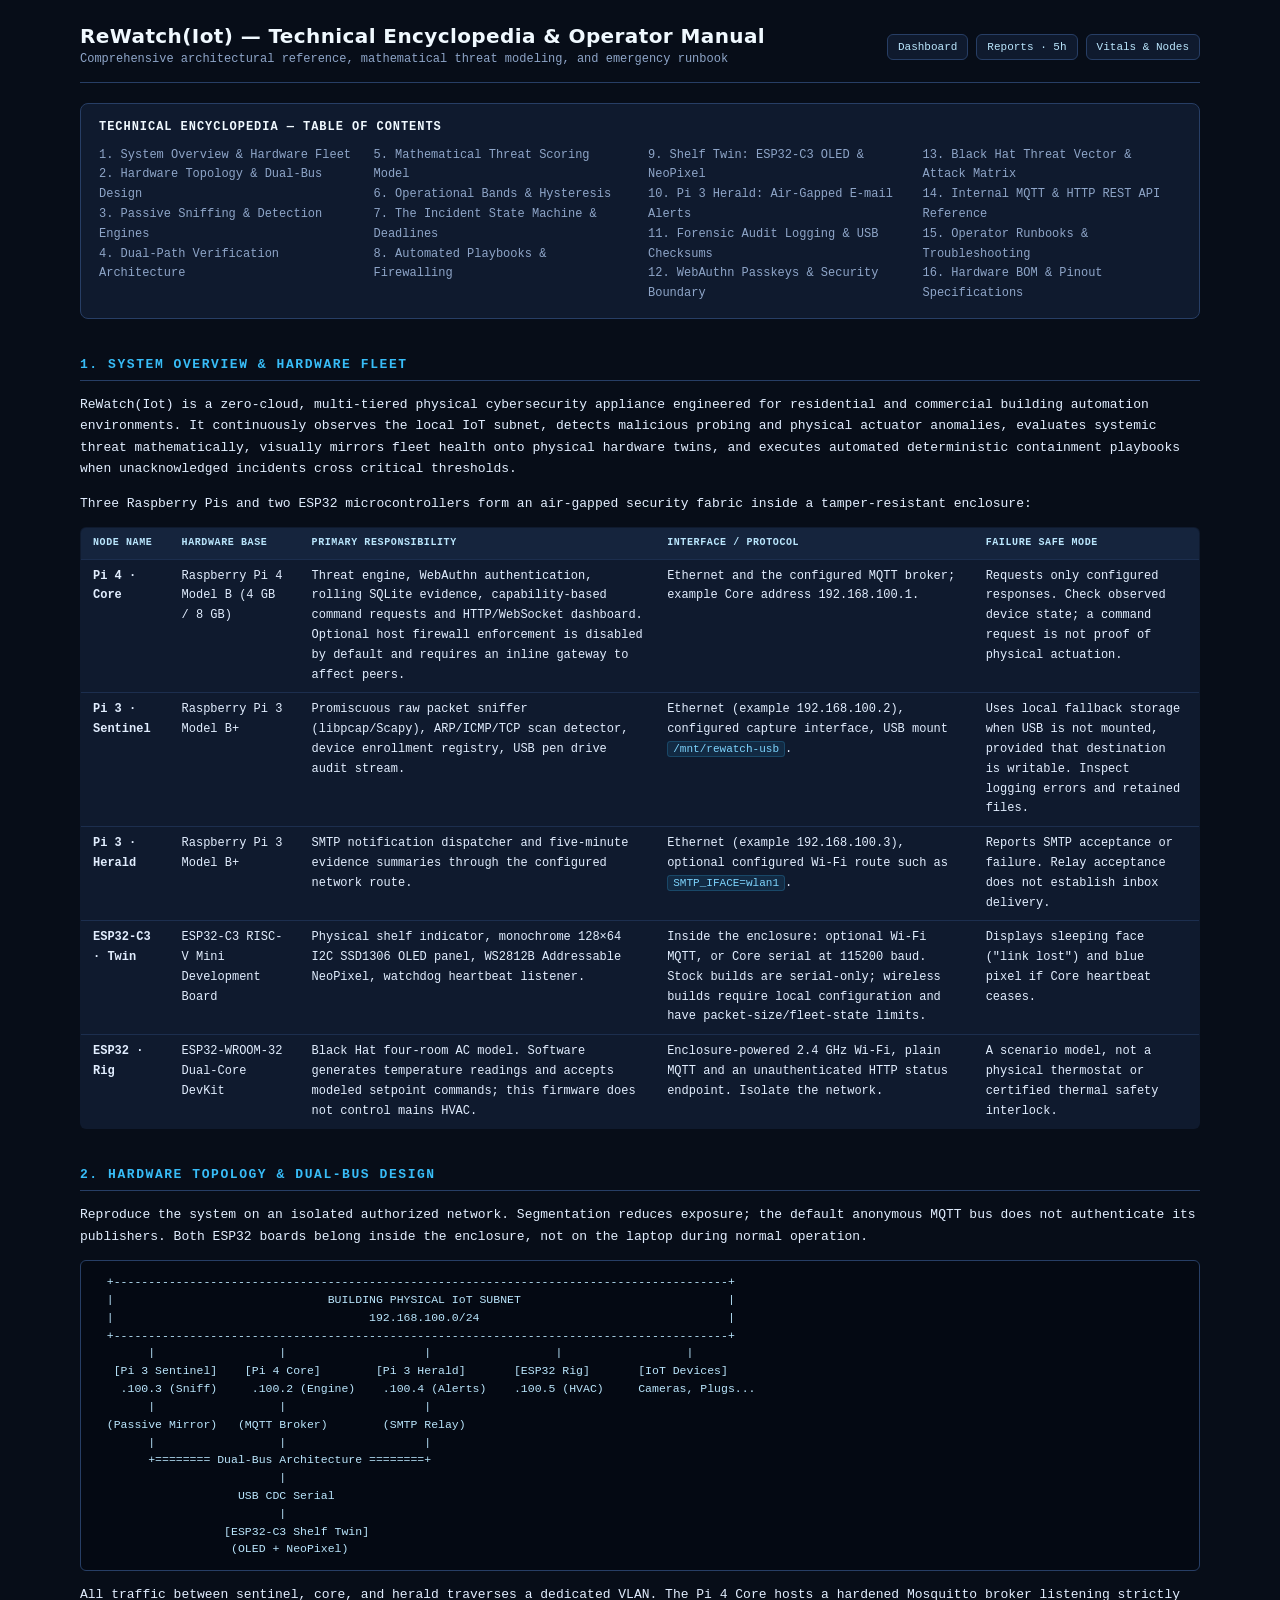
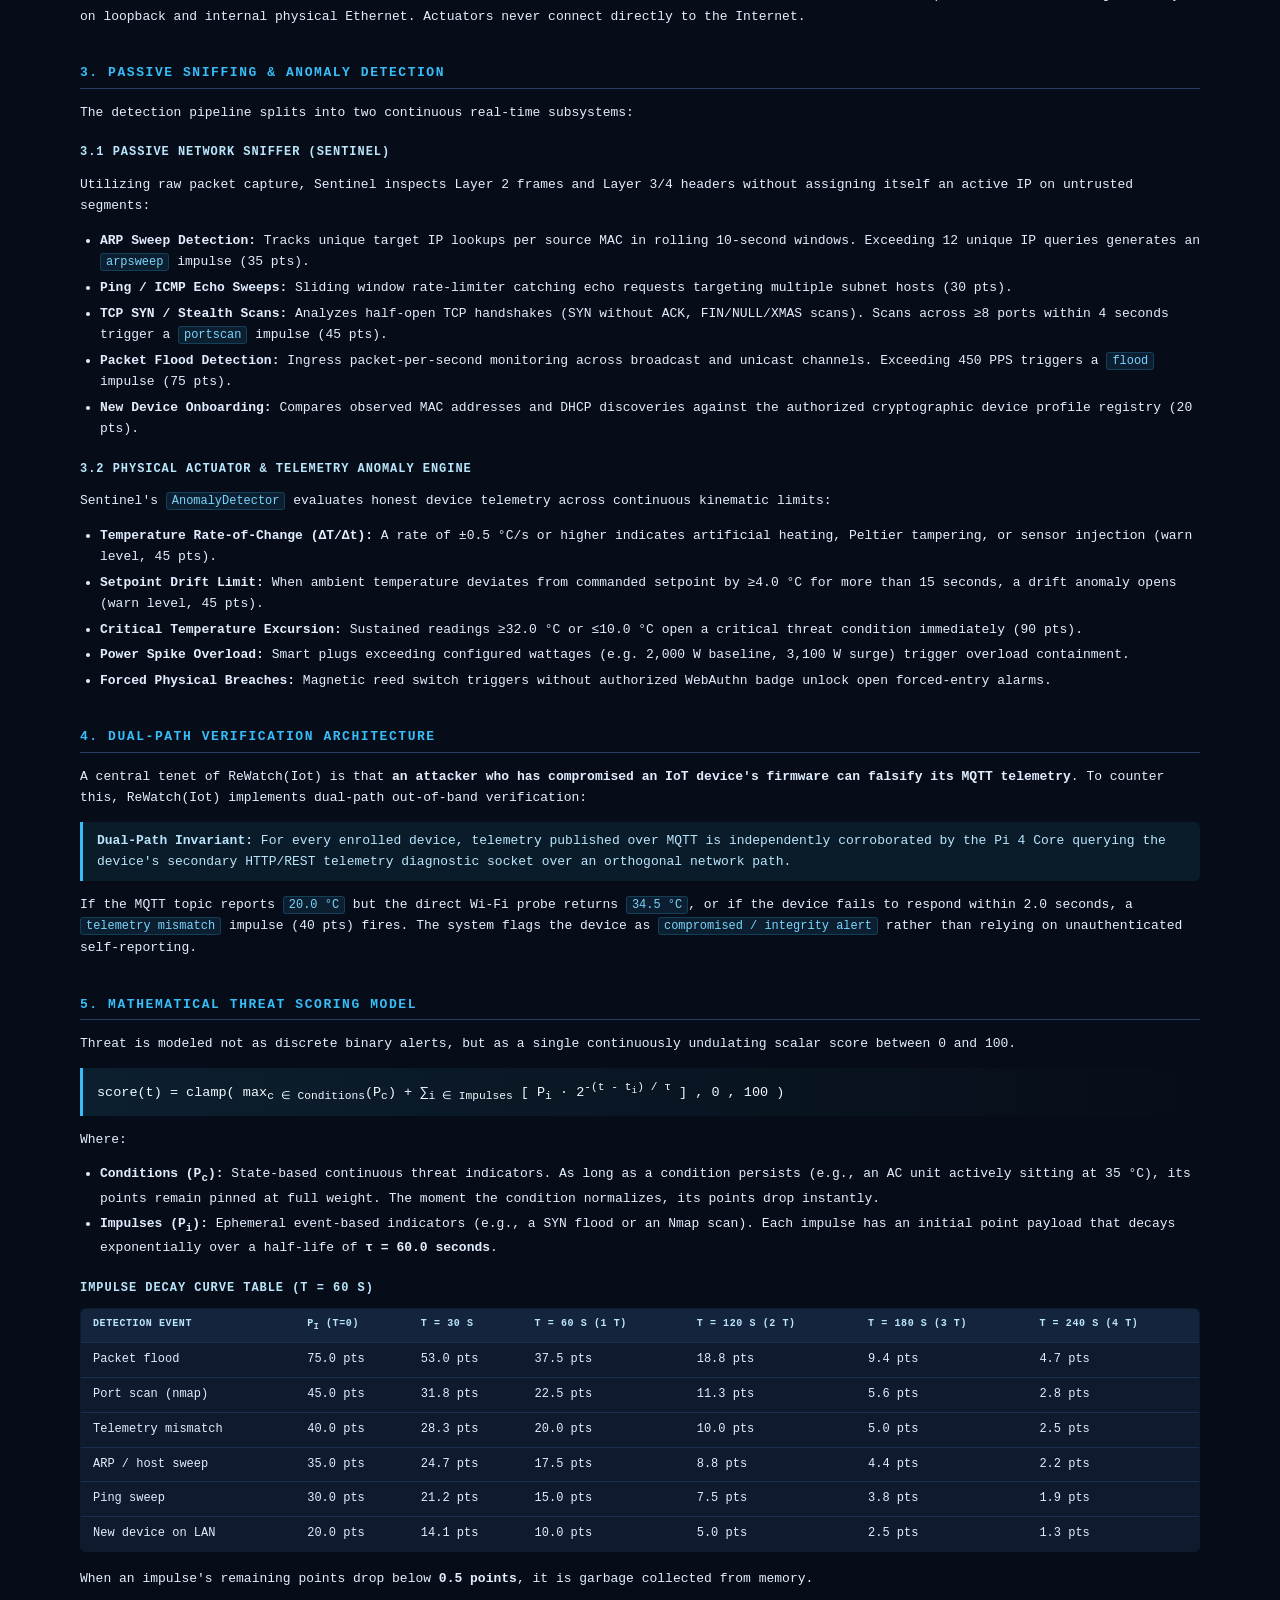
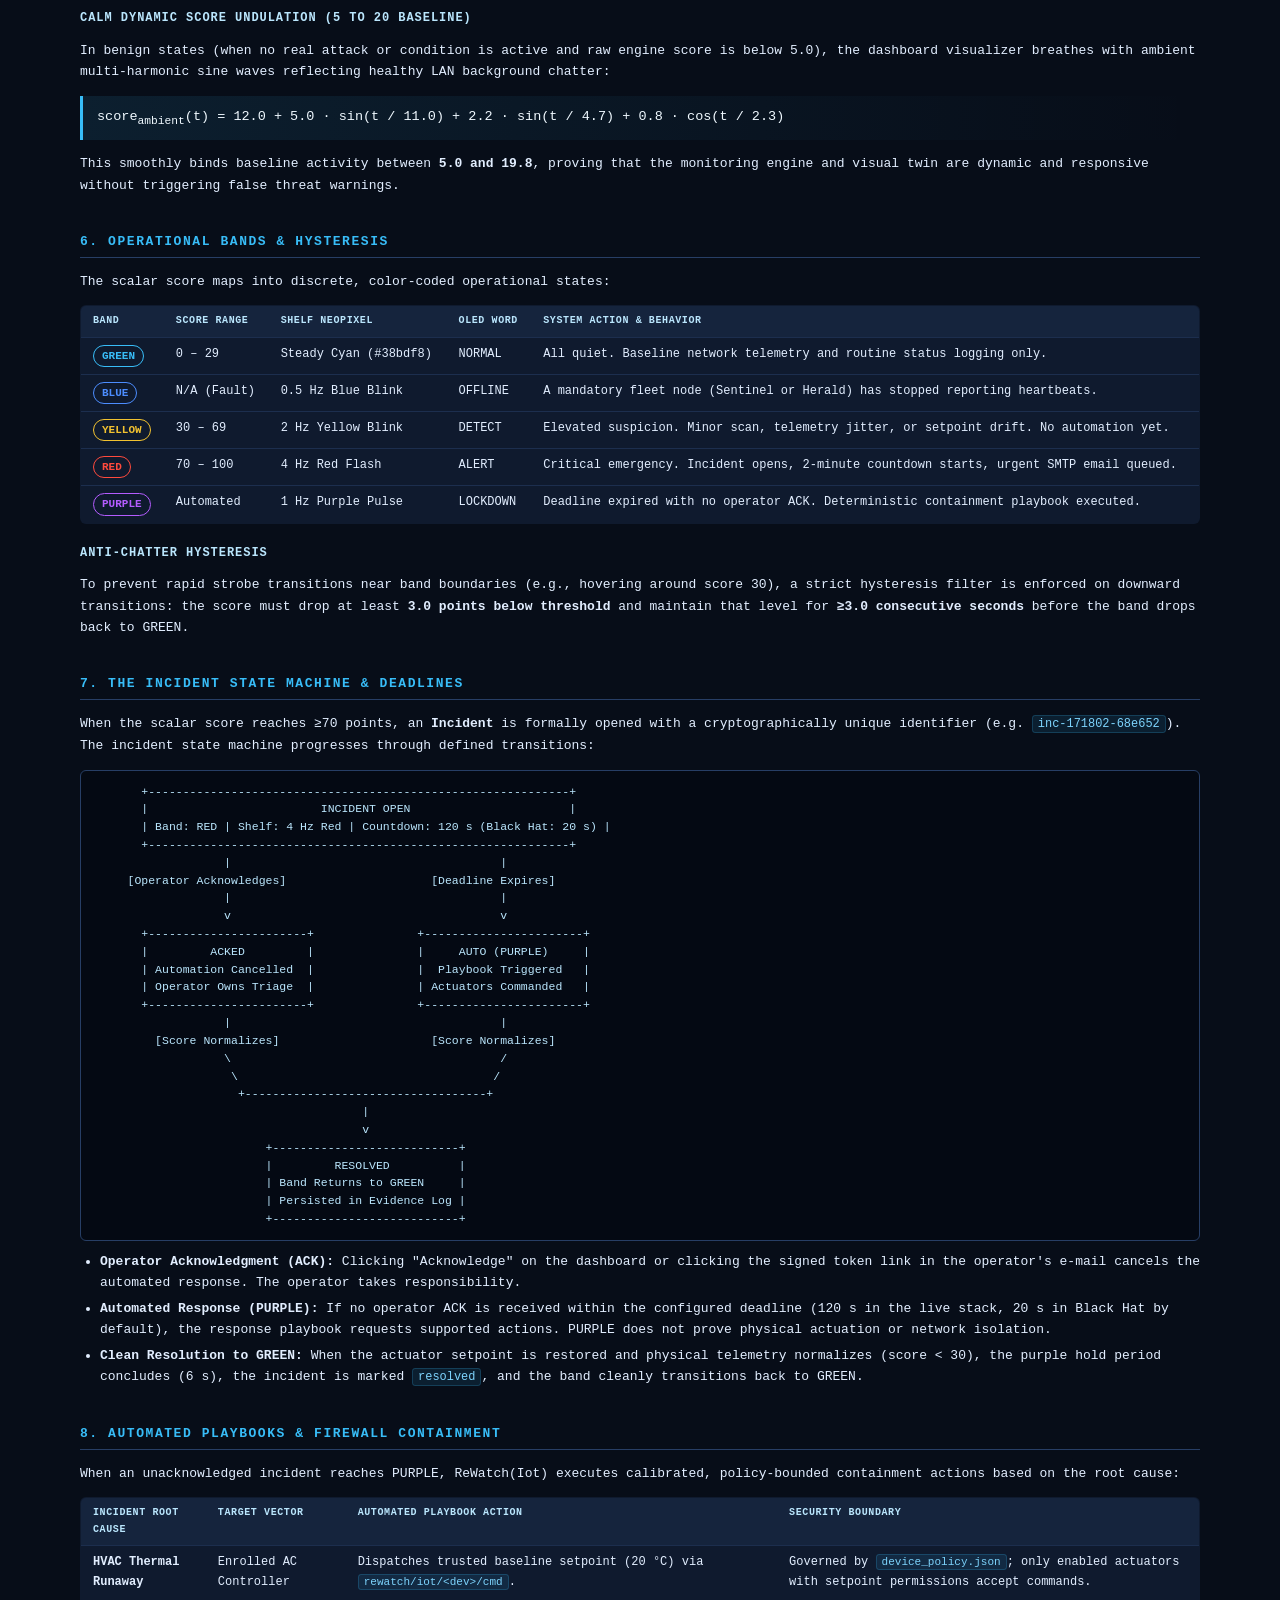
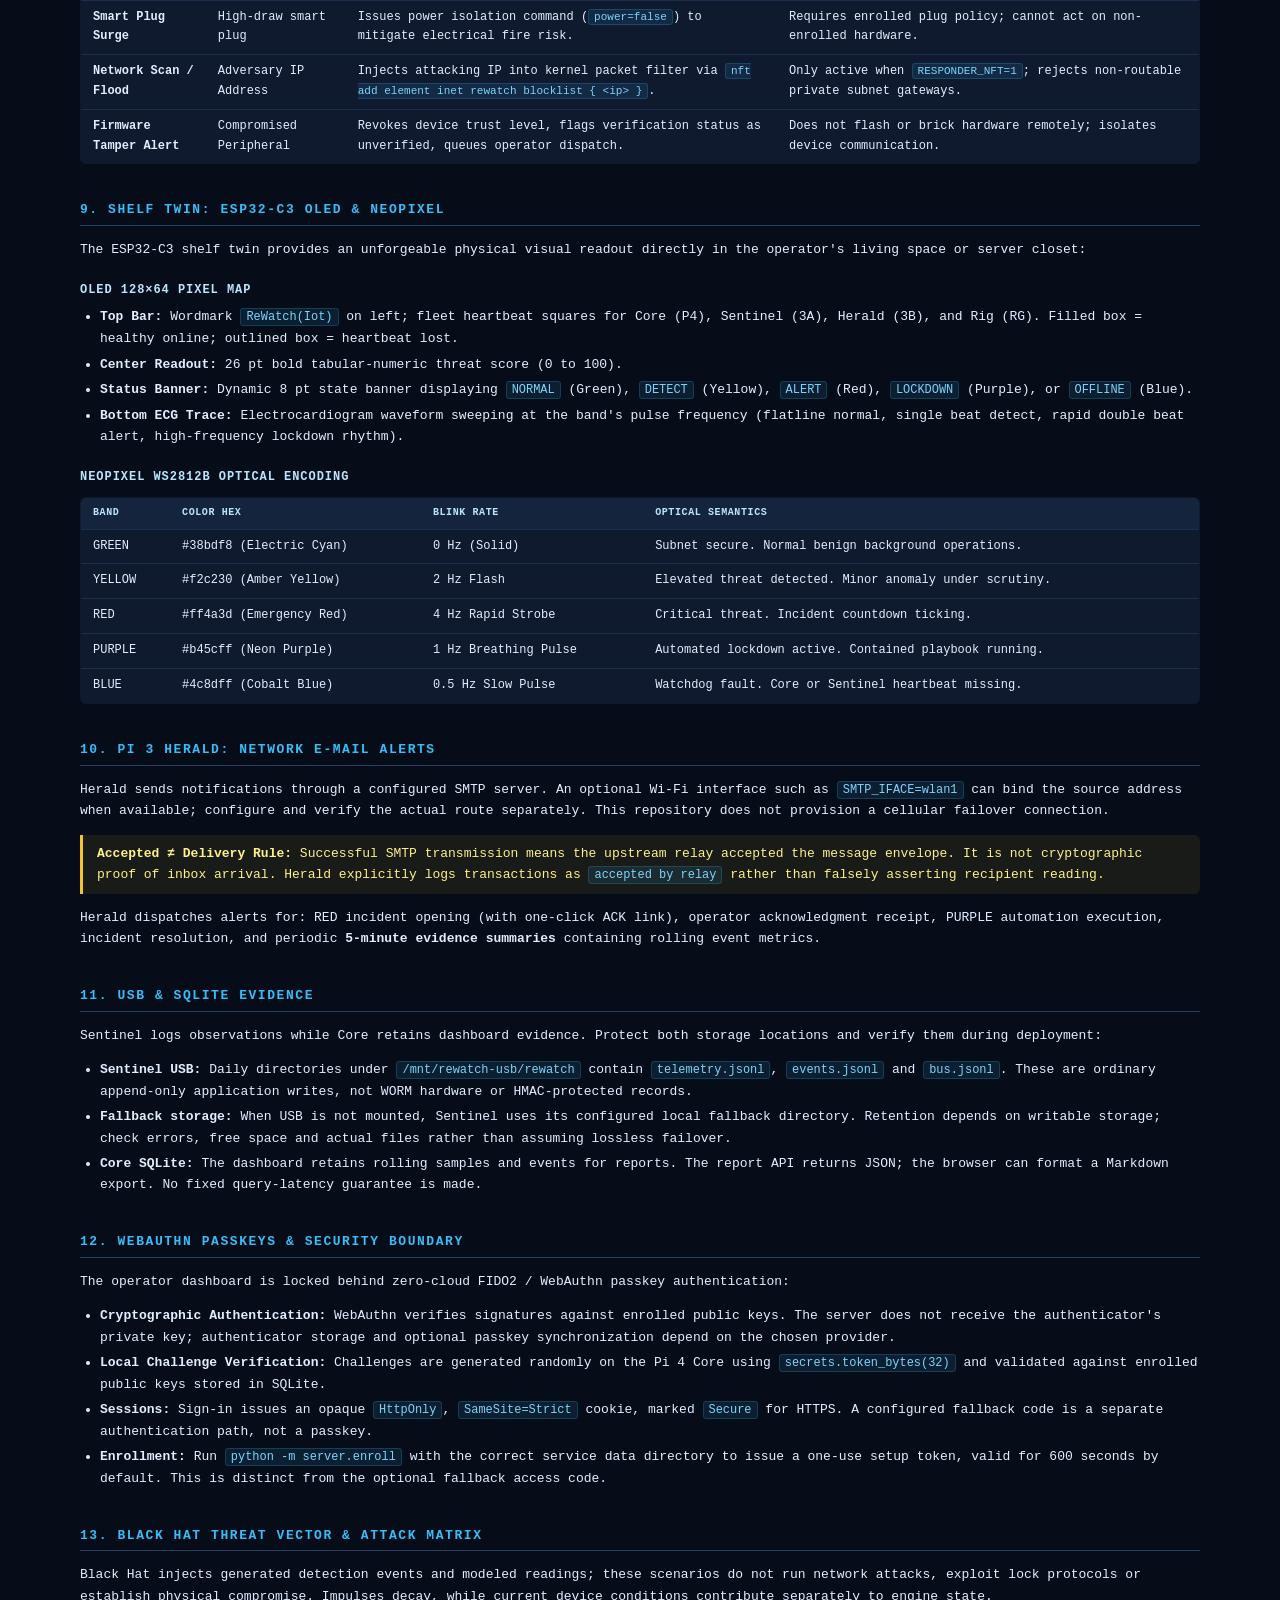
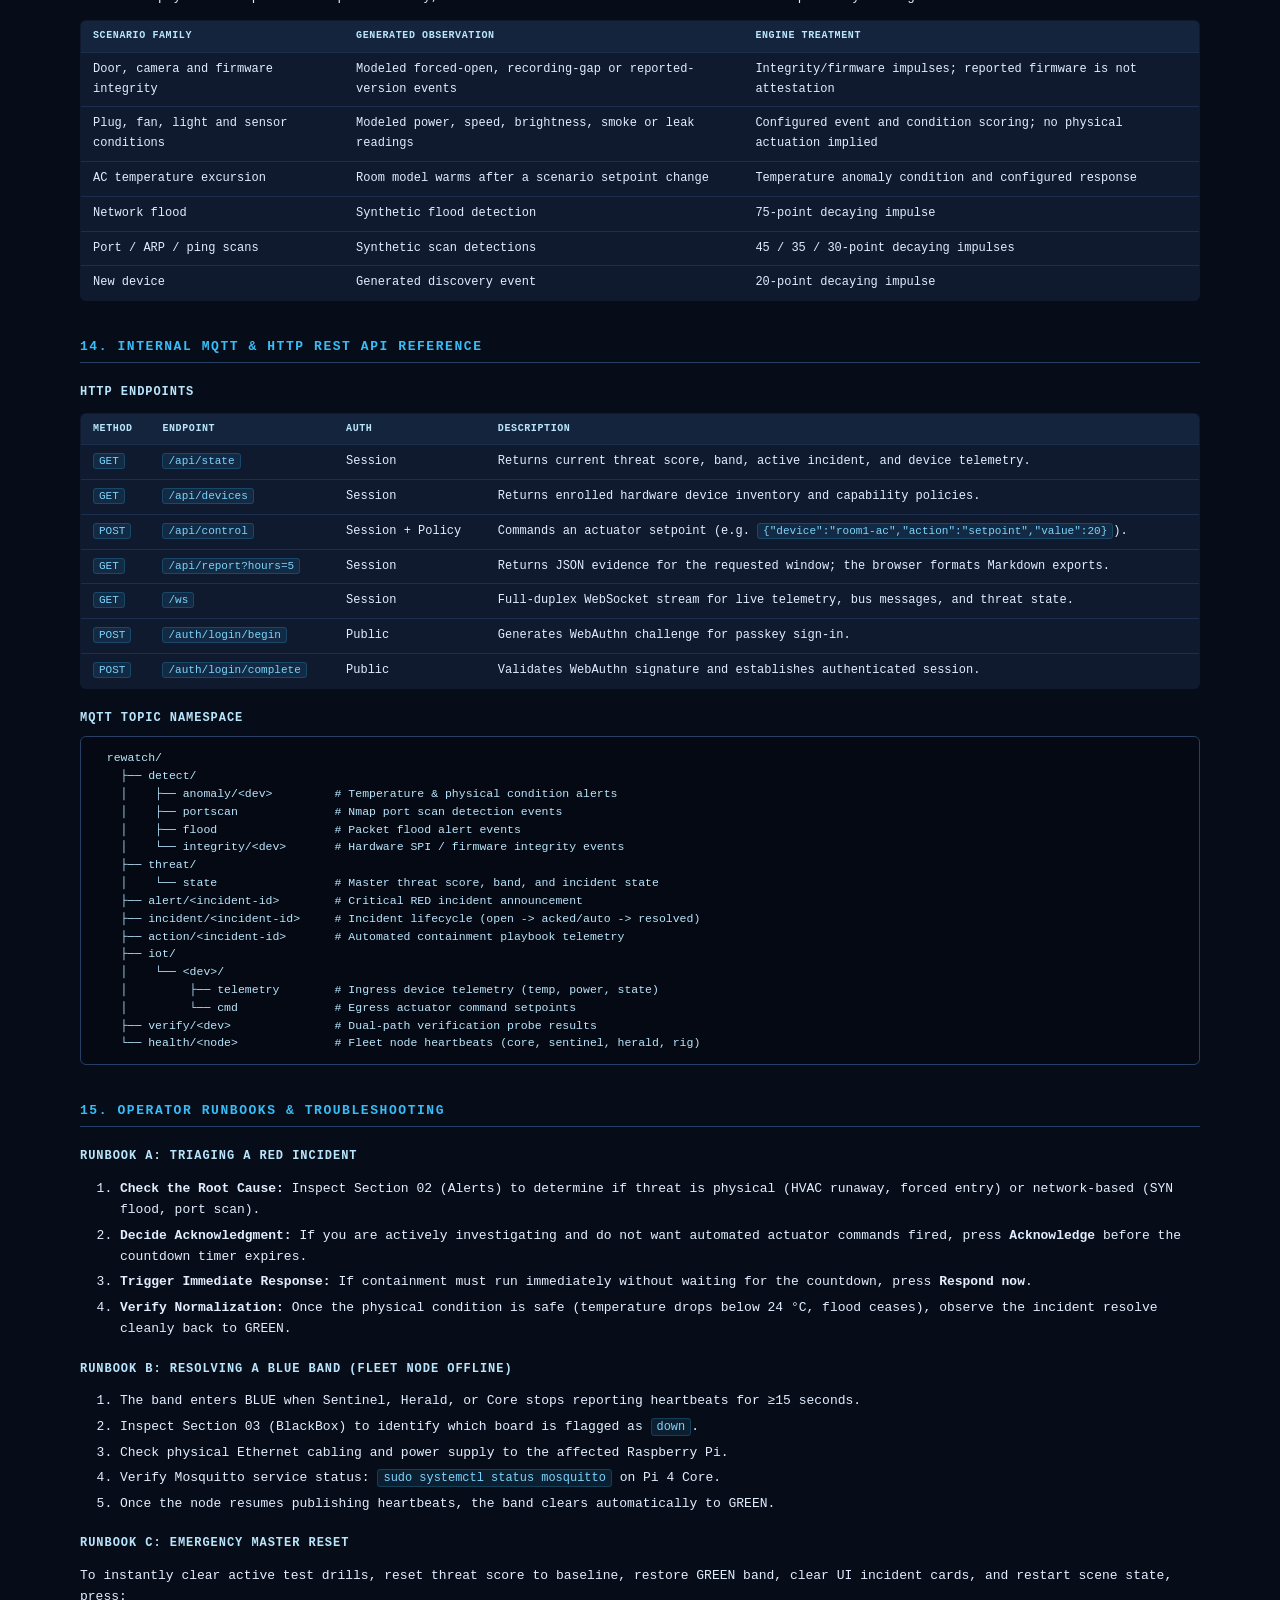
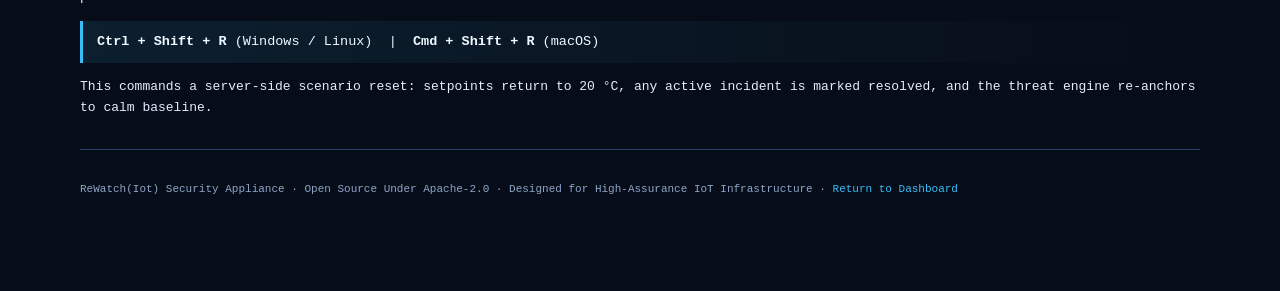
<file: demo/web/manual.html>
<!doctype html>
<html lang="en">
<head>
<meta charset="utf-8">
<meta name="viewport" content="width=device-width,initial-scale=1">
<meta name="color-scheme" content="dark">
<title>ReWatch(Iot) — Operator Manual &amp; Technical Encyclopedia</title>
<link rel="icon" href="assets/favicon.svg" type="image/svg+xml">
<style>
:root{
  --bg:#070d18;--bg-2:#0b1322;--panel:#0f1a2e;--panel-2:#15243d;--line:#1c2e4e;--line-2:#273e65;
  --text:#e2eeff;--muted:#8ea5c8;--dim:#577196;
  --ok:#38bdf8;--blue:#4c8dff;--warn:#f2c230;--err:#ff4a3d;--purple:#b45cff;
  --mono:"JetBrains Mono",ui-monospace,Menlo,Consolas,monospace;
  --sans:"Schibsted Grotesk",system-ui,Arial,sans-serif;
  --serif:"Newsreader","Times New Roman",serif;
}
*{box-sizing:border-box}
body{margin:0;padding:24px 20px 80px;background:var(--bg);color:var(--text);font:13px/1.65 var(--mono);max-width:1160px;margin-inline:auto}
a{color:var(--ok);text-decoration:none} a:hover{text-decoration:underline}
h1{font:700 20px/1.2 var(--sans);letter-spacing:.02em;margin:0;color:#f0f9ff}
h2{font:700 13px/1.3 var(--mono);text-transform:uppercase;letter-spacing:.12em;color:var(--ok);border-bottom:1px solid var(--line-2);padding-bottom:6px;margin:38px 0 12px}
h3{font:600 12px/1.3 var(--mono);text-transform:uppercase;letter-spacing:.08em;color:#bae6fd;margin:22px 0 8px}
.hd{display:flex;gap:14px;align-items:center;flex-wrap:wrap;padding-bottom:12px;border-bottom:1px solid var(--line-2)}
.sp{flex:1}
.nav-links{display:flex;gap:8px}
.nav-links a{border:1px solid var(--line-2);background:var(--panel);padding:3px 10px;border-radius:6px;color:#bae6fd;font-size:11px}
.nav-links a:hover{background:var(--panel-2);border-color:var(--ok);color:#fff}
.toc{background:var(--panel);border:1px solid var(--line-2);border-radius:8px;padding:14px 18px;margin:20px 0;font-size:12px}
.toc b{color:#f0f9ff;text-transform:uppercase;letter-spacing:.08em;display:block;margin-bottom:8px}
.toc-grid{display:grid;grid-template-columns:repeat(auto-fit,minmax(240px,1fr));gap:6px 16px}
.toc a{color:var(--muted)} .toc a:hover{color:var(--ok)}
table{border-collapse:collapse;width:100%;margin:12px 0 16px;background:var(--panel);border:1px solid var(--line-2);border-radius:6px;overflow:hidden}
td,th{text-align:left;padding:7px 12px;border-bottom:1px solid var(--line);vertical-align:top;font-size:12px}
th{background:var(--panel-2);color:#bae6fd;font-weight:600;text-transform:uppercase;font-size:10px;letter-spacing:.06em}
tr:last-child td{border-bottom:none}
code{background:rgba(56,189,248,.1);color:#7dd3fc;border:1px solid rgba(56,189,248,.2);padding:1px 5px;border-radius:3px;font-family:var(--mono);font-size:.92em}
pre{background:#040913;border:1px solid var(--line-2);border-radius:6px;padding:12px;overflow-x:auto;color:#bae6fd;font:11.5px/1.55 var(--mono);margin:10px 0}
.eq{border-left:3px solid var(--ok);background:linear-gradient(90deg,rgba(56,189,248,.1),transparent);padding:10px 14px;margin:12px 0;font-size:13.5px;color:#f0f9ff}
.pill{display:inline-block;padding:1px 8px;border-radius:999px;border:1px solid currentColor;font-size:11px;font-weight:600}
.GREEN{color:var(--ok)}.BLUE{color:var(--blue)}.YELLOW{color:var(--warn)}.RED{color:var(--err)}.PURPLE{color:var(--purple)}
.note{border-left:3px solid var(--warn);background:rgba(242,194,48,.08);padding:8px 14px;color:#fef08a;margin:12px 0;border-radius:0 6px 6px 0}
.alert-box{border-left:3px solid var(--err);background:rgba(255,74,61,.08);padding:8px 14px;color:#fca5a5;margin:12px 0;border-radius:0 6px 6px 0}
.info-box{border-left:3px solid var(--ok);background:rgba(56,189,248,.08);padding:8px 14px;color:#bae6fd;margin:12px 0;border-radius:0 6px 6px 0}
ul{padding-left:20px;margin:8px 0} li{margin:4px 0}
.badge{display:inline-block;font-size:10px;padding:1px 5px;border-radius:3px;background:var(--panel-2);color:var(--muted);border:1px solid var(--line-2)}
.grid-2{display:grid;grid-template-columns:1fr 1fr;gap:14px;margin:12px 0}
@media(max-width:800px){.grid-2{grid-template-columns:1fr}}
hr{border:0;border-top:1px solid var(--line-2);margin:30px 0}
</style>
</head>
<body>

<div class="hd">
  <div>
    <h1>ReWatch(Iot) — Technical Encyclopedia &amp; Operator Manual</h1>
    <span style="color:var(--muted);font-size:12px">Comprehensive architectural reference, mathematical threat modeling, and emergency runbook</span>
  </div>
  <span class="sp"></span>
  <nav class="nav-links">
    <a href="/">Dashboard</a>
    <a href="reports.html">Reports · 5h</a>
    <a href="debug.html">Vitals &amp; Nodes</a>
  </nav>
</div>

<nav class="toc" aria-label="Table of Contents">
  <b>Technical Encyclopedia — Table of Contents</b>
  <div class="toc-grid">
    <div>
      <a href="#overview">1. System Overview &amp; Hardware Fleet</a><br>
      <a href="#topology">2. Hardware Topology &amp; Dual-Bus Design</a><br>
      <a href="#detection">3. Passive Sniffing &amp; Detection Engines</a><br>
      <a href="#verification">4. Dual-Path Verification Architecture</a>
    </div>
    <div>
      <a href="#score">5. Mathematical Threat Scoring Model</a><br>
      <a href="#bands">6. Operational Bands &amp; Hysteresis</a><br>
      <a href="#ack-rule">7. The Incident State Machine &amp; Deadlines</a><br>
      <a href="#playbooks">8. Automated Playbooks &amp; Firewalling</a>
    </div>
    <div>
      <a href="#twin">9. Shelf Twin: ESP32-C3 OLED &amp; NeoPixel</a><br>
      <a href="#herald">10. Pi 3 Herald: Air-Gapped E-mail Alerts</a><br>
      <a href="#evidence">11. Forensic Audit Logging &amp; USB Checksums</a><br>
      <a href="#auth">12. WebAuthn Passkeys &amp; Security Boundary</a>
    </div>
    <div>
      <a href="#attacks">13. Black Hat Threat Vector &amp; Attack Matrix</a><br>
      <a href="#api">14. Internal MQTT &amp; HTTP REST API Reference</a><br>
      <a href="#runbooks">15. Operator Runbooks &amp; Troubleshooting</a><br>
      <a href="#spec">16. Hardware BOM &amp; Pinout Specifications</a>
    </div>
  </div>
</nav>

<!-- ──────────────── 1. OVERVIEW ──────────────── -->
<h2 id="overview">1. System Overview &amp; Hardware Fleet</h2>
<p>ReWatch(Iot) is a zero-cloud, multi-tiered physical cybersecurity appliance engineered for residential and commercial building automation environments. It continuously observes the local IoT subnet, detects malicious probing and physical actuator anomalies, evaluates systemic threat mathematically, visually mirrors fleet health onto physical hardware twins, and executes automated deterministic containment playbooks when unacknowledged incidents cross critical thresholds.</p>

<p>Three Raspberry Pis and two ESP32 microcontrollers form an air-gapped security fabric inside a tamper-resistant enclosure:</p>

<table>
  <tr>
    <th>Node Name</th>
    <th>Hardware Base</th>
    <th>Primary Responsibility</th>
    <th>Interface / Protocol</th>
    <th>Failure Safe Mode</th>
  </tr>
  <tr>
    <td><b>Pi 4 · Core</b></td>
    <td>Raspberry Pi 4 Model B (4 GB / 8 GB)</td>
    <td>Threat engine, WebAuthn authentication, rolling SQLite evidence, capability-based command requests and HTTP/WebSocket dashboard. Optional host firewall enforcement is disabled by default and requires an inline gateway to affect peers.</td>
    <td>Ethernet and the configured MQTT broker; example Core address 192.168.100.1.</td>
    <td>Requests only configured responses. Check observed device state; a command request is not proof of physical actuation.</td>
  </tr>
  <tr>
    <td><b>Pi 3 · Sentinel</b></td>
    <td>Raspberry Pi 3 Model B+</td>
    <td>Promiscuous raw packet sniffer (libpcap/Scapy), ARP/ICMP/TCP scan detector, device enrollment registry, USB pen drive audit stream.</td>
    <td>Ethernet (example 192.168.100.2), configured capture interface, USB mount <code>/mnt/rewatch-usb</code>.</td>
    <td>Uses local fallback storage when USB is not mounted, provided that destination is writable. Inspect logging errors and retained files.</td>
  </tr>
  <tr>
    <td><b>Pi 3 · Herald</b></td>
    <td>Raspberry Pi 3 Model B+</td>
    <td>SMTP notification dispatcher and five-minute evidence summaries through the configured network route.</td>
    <td>Ethernet (example 192.168.100.3), optional configured Wi-Fi route such as <code>SMTP_IFACE=wlan1</code>.</td>
    <td>Reports SMTP acceptance or failure. Relay acceptance does not establish inbox delivery.</td>
  </tr>
  <tr>
    <td><b>ESP32-C3 · Twin</b></td>
    <td>ESP32-C3 RISC-V Mini Development Board</td>
    <td>Physical shelf indicator, monochrome 128&times;64 I2C SSD1306 OLED panel, WS2812B Addressable NeoPixel, watchdog heartbeat listener.</td>
    <td>Inside the enclosure: optional Wi-Fi MQTT, or Core serial at 115200 baud. Stock builds are serial-only; wireless builds require local configuration and have packet-size/fleet-state limits.</td>
    <td>Displays sleeping face ("link lost") and blue pixel if Core heartbeat ceases.</td>
  </tr>
  <tr>
    <td><b>ESP32 · Rig</b></td>
    <td>ESP32-WROOM-32 Dual-Core DevKit</td>
    <td>Black Hat four-room AC model. Software generates temperature readings and accepts modeled setpoint commands; this firmware does not control mains HVAC.</td>
    <td>Enclosure-powered 2.4 GHz Wi-Fi, plain MQTT and an unauthenticated HTTP status endpoint. Isolate the network.</td>
    <td>A scenario model, not a physical thermostat or certified thermal safety interlock.</td>
  </tr>
</table>

<!-- ──────────────── 2. TOPOLOGY ──────────────── -->
<h2 id="topology">2. Hardware Topology &amp; Dual-Bus Design</h2>
<p>Reproduce the system on an isolated authorized network. Segmentation reduces exposure; the default anonymous MQTT bus does not authenticate its publishers. Both ESP32 boards belong inside the enclosure, not on the laptop during normal operation.</p>
<pre>
  +-----------------------------------------------------------------------------------------+
  |                               BUILDING PHYSICAL IoT SUBNET                              |
  |                                     192.168.100.0/24                                    |
  +-----------------------------------------------------------------------------------------+
        |                  |                    |                  |                  |
   [Pi 3 Sentinel]    [Pi 4 Core]        [Pi 3 Herald]       [ESP32 Rig]       [IoT Devices]
    .100.3 (Sniff)     .100.2 (Engine)    .100.4 (Alerts)    .100.5 (HVAC)     Cameras, Plugs...
        |                  |                    |
  (Passive Mirror)   (MQTT Broker)        (SMTP Relay)
        |                  |                    |
        +======== Dual-Bus Architecture ========+
                           |
                     USB CDC Serial
                           |
                   [ESP32-C3 Shelf Twin]
                    (OLED + NeoPixel)
</pre>
<p>All traffic between sentinel, core, and herald traverses a dedicated VLAN. The Pi 4 Core hosts a hardened Mosquitto broker listening strictly on loopback and internal physical Ethernet. Actuators never connect directly to the Internet.</p>

<!-- ──────────────── 3. DETECTION ──────────────── -->
<h2 id="detection">3. Passive Sniffing &amp; Anomaly Detection</h2>
<p>The detection pipeline splits into two continuous real-time subsystems:</p>

<h3>3.1 Passive Network Sniffer (Sentinel)</h3>
<p>Utilizing raw packet capture, Sentinel inspects Layer 2 frames and Layer 3/4 headers without assigning itself an active IP on untrusted segments:</p>
<ul>
  <li><b>ARP Sweep Detection:</b> Tracks unique target IP lookups per source MAC in rolling 10-second windows. Exceeding 12 unique IP queries generates an <code>arpsweep</code> impulse (35 pts).</li>
  <li><b>Ping / ICMP Echo Sweeps:</b> Sliding window rate-limiter catching echo requests targeting multiple subnet hosts (30 pts).</li>
  <li><b>TCP SYN / Stealth Scans:</b> Analyzes half-open TCP handshakes (SYN without ACK, FIN/NULL/XMAS scans). Scans across &ge;8 ports within 4 seconds trigger a <code>portscan</code> impulse (45 pts).</li>
  <li><b>Packet Flood Detection:</b> Ingress packet-per-second monitoring across broadcast and unicast channels. Exceeding 450 PPS triggers a <code>flood</code> impulse (75 pts).</li>
  <li><b>New Device Onboarding:</b> Compares observed MAC addresses and DHCP discoveries against the authorized cryptographic device profile registry (20 pts).</li>
</ul>

<h3>3.2 Physical Actuator &amp; Telemetry Anomaly Engine</h3>
<p>Sentinel's <code>AnomalyDetector</code> evaluates honest device telemetry across continuous kinematic limits:</p>
<ul>
  <li><b>Temperature Rate-of-Change (&Delta;T/&Delta;t):</b> A rate of &plusmn;0.5 &deg;C/s or higher indicates artificial heating, Peltier tampering, or sensor injection (warn level, 45 pts).</li>
  <li><b>Setpoint Drift Limit:</b> When ambient temperature deviates from commanded setpoint by &ge;4.0 &deg;C for more than 15 seconds, a drift anomaly opens (warn level, 45 pts).</li>
  <li><b>Critical Temperature Excursion:</b> Sustained readings &ge;32.0 &deg;C or &le;10.0 &deg;C open a critical threat condition immediately (90 pts).</li>
  <li><b>Power Spike Overload:</b> Smart plugs exceeding configured wattages (e.g. 2,000 W baseline, 3,100 W surge) trigger overload containment.</li>
  <li><b>Forced Physical Breaches:</b> Magnetic reed switch triggers without authorized WebAuthn badge unlock open forced-entry alarms.</li>
</ul>

<!-- ──────────────── 4. VERIFICATION ──────────────── -->
<h2 id="verification">4. Dual-Path Verification Architecture</h2>
<p>A central tenet of ReWatch(Iot) is that <b>an attacker who has compromised an IoT device's firmware can falsify its MQTT telemetry</b>. To counter this, ReWatch(Iot) implements dual-path out-of-band verification:</p>
<div class="info-box">
  <b>Dual-Path Invariant:</b> For every enrolled device, telemetry published over MQTT is independently corroborated by the Pi 4 Core querying the device's secondary HTTP/REST telemetry diagnostic socket over an orthogonal network path.
</div>
<p>If the MQTT topic reports <code>20.0 &deg;C</code> but the direct Wi-Fi probe returns <code>34.5 &deg;C</code>, or if the device fails to respond within 2.0 seconds, a <code>telemetry mismatch</code> impulse (40 pts) fires. The system flags the device as <code>compromised / integrity alert</code> rather than relying on unauthenticated self-reporting.</p>

<!-- ──────────────── 5. MATHEMATICAL MODEL ──────────────── -->
<h2 id="score">5. Mathematical Threat Scoring Model</h2>
<p>Threat is modeled not as discrete binary alerts, but as a single continuously undulating scalar score between 0 and 100.</p>

<div class="eq">
  score(t) = clamp( max<sub>c &isin; Conditions</sub>(P<sub>c</sub>) + &sum;<sub>i &isin; Impulses</sub> [ P<sub>i</sub> &middot; 2<sup>-(t - t<sub>i</sub>) / &tau;</sup> ] , 0 , 100 )
</div>

<p>Where:</p>
<ul>
  <li><b>Conditions (P<sub>c</sub>):</b> State-based continuous threat indicators. As long as a condition persists (e.g., an AC unit actively sitting at 35 &deg;C), its points remain pinned at full weight. The moment the condition normalizes, its points drop instantly.</li>
  <li><b>Impulses (P<sub>i</sub>):</b> Ephemeral event-based indicators (e.g., a SYN flood or an Nmap scan). Each impulse has an initial point payload that decays exponentially over a half-life of <b>&tau; = 60.0 seconds</b>.</li>
</ul>

<h3>Impulse Decay Curve Table (&tau; = 60 s)</h3>
<table>
  <tr><th>Detection Event</th><th>P<sub>i</sub> (t=0)</th><th>t = 30 s</th><th>t = 60 s (1 &tau;)</th><th>t = 120 s (2 &tau;)</th><th>t = 180 s (3 &tau;)</th><th>t = 240 s (4 &tau;)</th></tr>
  <tr><td>Packet flood</td><td>75.0 pts</td><td>53.0 pts</td><td>37.5 pts</td><td>18.8 pts</td><td>9.4 pts</td><td>4.7 pts</td></tr>
  <tr><td>Port scan (nmap)</td><td>45.0 pts</td><td>31.8 pts</td><td>22.5 pts</td><td>11.3 pts</td><td>5.6 pts</td><td>2.8 pts</td></tr>
  <tr><td>Telemetry mismatch</td><td>40.0 pts</td><td>28.3 pts</td><td>20.0 pts</td><td>10.0 pts</td><td>5.0 pts</td><td>2.5 pts</td></tr>
  <tr><td>ARP / host sweep</td><td>35.0 pts</td><td>24.7 pts</td><td>17.5 pts</td><td>8.8 pts</td><td>4.4 pts</td><td>2.2 pts</td></tr>
  <tr><td>Ping sweep</td><td>30.0 pts</td><td>21.2 pts</td><td>15.0 pts</td><td>7.5 pts</td><td>3.8 pts</td><td>1.9 pts</td></tr>
  <tr><td>New device on LAN</td><td>20.0 pts</td><td>14.1 pts</td><td>10.0 pts</td><td>5.0 pts</td><td>2.5 pts</td><td>1.3 pts</td></tr>
</table>
<p>When an impulse's remaining points drop below <b>0.5 points</b>, it is garbage collected from memory.</p>

<h3>Calm Dynamic Score Undulation (5 to 20 Baseline)</h3>
<p>In benign states (when no real attack or condition is active and raw engine score is below 5.0), the dashboard visualizer breathes with ambient multi-harmonic sine waves reflecting healthy LAN background chatter:</p>
<div class="eq">
  score<sub>ambient</sub>(t) = 12.0 + 5.0 &middot; sin(t / 11.0) + 2.2 &middot; sin(t / 4.7) + 0.8 &middot; cos(t / 2.3)
</div>
<p>This smoothly binds baseline activity between <b>5.0 and 19.8</b>, proving that the monitoring engine and visual twin are dynamic and responsive without triggering false threat warnings.</p>

<!-- ──────────────── 6. BANDS ──────────────── -->
<h2 id="bands">6. Operational Bands &amp; Hysteresis</h2>
<p>The scalar score maps into discrete, color-coded operational states:</p>

<table>
  <tr><th>Band</th><th>Score Range</th><th>Shelf NeoPixel</th><th>OLED Word</th><th>System Action &amp; Behavior</th></tr>
  <tr><td><span class="pill GREEN">GREEN</span></td><td>0 &ndash; 29</td><td>Steady Cyan (#38bdf8)</td><td>NORMAL</td><td>All quiet. Baseline network telemetry and routine status logging only.</td></tr>
  <tr><td><span class="pill BLUE">BLUE</span></td><td>N/A (Fault)</td><td>0.5 Hz Blue Blink</td><td>OFFLINE</td><td>A mandatory fleet node (Sentinel or Herald) has stopped reporting heartbeats.</td></tr>
  <tr><td><span class="pill YELLOW">YELLOW</span></td><td>30 &ndash; 69</td><td>2 Hz Yellow Blink</td><td>DETECT</td><td>Elevated suspicion. Minor scan, telemetry jitter, or setpoint drift. No automation yet.</td></tr>
  <tr><td><span class="pill RED">RED</span></td><td>70 &ndash; 100</td><td>4 Hz Red Flash</td><td>ALERT</td><td>Critical emergency. Incident opens, 2-minute countdown starts, urgent SMTP email queued.</td></tr>
  <tr><td><span class="pill PURPLE">PURPLE</span></td><td>Automated</td><td>1 Hz Purple Pulse</td><td>LOCKDOWN</td><td>Deadline expired with no operator ACK. Deterministic containment playbook executed.</td></tr>
</table>

<h3>Anti-Chatter Hysteresis</h3>
<p>To prevent rapid strobe transitions near band boundaries (e.g., hovering around score 30), a strict hysteresis filter is enforced on downward transitions: the score must drop at least <b>3.0 points below threshold</b> and maintain that level for <b>&ge;3.0 consecutive seconds</b> before the band drops back to GREEN.</p>

<!-- ──────────────── 7. INCIDENT TIMELINE ──────────────── -->
<h2 id="ack-rule">7. The Incident State Machine &amp; Deadlines</h2>
<p>When the scalar score reaches &ge;70 points, an <b>Incident</b> is formally opened with a cryptographically unique identifier (e.g. <code>inc-171802-68e652</code>). The incident state machine progresses through defined transitions:</p>

<pre>
       +-------------------------------------------------------------+
       |                         INCIDENT OPEN                       |
       | Band: RED | Shelf: 4 Hz Red | Countdown: 120 s (Black Hat: 20 s) |
       +-------------------------------------------------------------+
                   |                                       |
     [Operator Acknowledges]                     [Deadline Expires]
                   |                                       |
                   v                                       v
       +-----------------------+               +-----------------------+
       |         ACKED         |               |     AUTO (PURPLE)     |
       | Automation Cancelled  |               |  Playbook Triggered   |
       | Operator Owns Triage  |               | Actuators Commanded   |
       +-----------------------+               +-----------------------+
                   |                                       |
         [Score Normalizes]                      [Score Normalizes]
                   \                                       /
                    \                                     /
                     +-----------------------------------+
                                       |
                                       v
                         +---------------------------+
                         |         RESOLVED          |
                         | Band Returns to GREEN     |
                         | Persisted in Evidence Log |
                         +---------------------------+
</pre>

<ul>
  <li><b>Operator Acknowledgment (ACK):</b> Clicking "Acknowledge" on the dashboard or clicking the signed token link in the operator's e-mail cancels the automated response. The operator takes responsibility.</li>
   <li><b>Automated Response (PURPLE):</b> If no operator ACK is received within the configured deadline (120 s in the live stack, 20 s in Black Hat by default), the response playbook requests supported actions. PURPLE does not prove physical actuation or network isolation.</li>
  <li><b>Clean Resolution to GREEN:</b> When the actuator setpoint is restored and physical telemetry normalizes (score &lt; 30), the purple hold period concludes (6 s), the incident is marked <code>resolved</code>, and the band cleanly transitions back to GREEN.</li>
</ul>

<!-- ──────────────── 8. PLAYBOOKS ──────────────── -->
<h2 id="playbooks">8. Automated Playbooks &amp; Firewall Containment</h2>
<p>When an unacknowledged incident reaches PURPLE, ReWatch(Iot) executes calibrated, policy-bounded containment actions based on the root cause:</p>

<table>
  <tr><th>Incident Root Cause</th><th>Target Vector</th><th>Automated Playbook Action</th><th>Security Boundary</th></tr>
  <tr>
    <td><b>HVAC Thermal Runaway</b></td>
    <td>Enrolled AC Controller</td>
    <td>Dispatches trusted baseline setpoint (20 &deg;C) via <code>rewatch/iot/&lt;dev&gt;/cmd</code>.</td>
    <td>Governed by <code>device_policy.json</code>; only enabled actuators with setpoint permissions accept commands.</td>
  </tr>
  <tr>
    <td><b>Smart Plug Surge</b></td>
    <td>High-draw smart plug</td>
    <td>Issues power isolation command (<code>power=false</code>) to mitigate electrical fire risk.</td>
    <td>Requires enrolled plug policy; cannot act on non-enrolled hardware.</td>
  </tr>
  <tr>
    <td><b>Network Scan / Flood</b></td>
    <td>Adversary IP Address</td>
    <td>Injects attacking IP into kernel packet filter via <code>nft add element inet rewatch blocklist { &lt;ip&gt; }</code>.</td>
    <td>Only active when <code>RESPONDER_NFT=1</code>; rejects non-routable private subnet gateways.</td>
  </tr>
  <tr>
    <td><b>Firmware Tamper Alert</b></td>
    <td>Compromised Peripheral</td>
    <td>Revokes device trust level, flags verification status as unverified, queues operator dispatch.</td>
    <td>Does not flash or brick hardware remotely; isolates device communication.</td>
  </tr>
</table>

<!-- ──────────────── 9. SHELF TWIN ──────────────── -->
<h2 id="twin">9. Shelf Twin: ESP32-C3 OLED &amp; NeoPixel</h2>
<p>The ESP32-C3 shelf twin provides an unforgeable physical visual readout directly in the operator's living space or server closet:</p>

<h3>OLED 128&times;64 Pixel Map</h3>
<ul>
  <li><b>Top Bar:</b> Wordmark <code>ReWatch(Iot)</code> on left; fleet heartbeat squares for Core (P4), Sentinel (3A), Herald (3B), and Rig (RG). Filled box = healthy online; outlined box = heartbeat lost.</li>
  <li><b>Center Readout:</b> 26 pt bold tabular-numeric threat score (0 to 100).</li>
  <li><b>Status Banner:</b> Dynamic 8 pt state banner displaying <code>NORMAL</code> (Green), <code>DETECT</code> (Yellow), <code>ALERT</code> (Red), <code>LOCKDOWN</code> (Purple), or <code>OFFLINE</code> (Blue).</li>
  <li><b>Bottom ECG Trace:</b> Electrocardiogram waveform sweeping at the band's pulse frequency (flatline normal, single beat detect, rapid double beat alert, high-frequency lockdown rhythm).</li>
</ul>

<h3>NeoPixel WS2812B Optical Encoding</h3>
<table>
  <tr><th>Band</th><th>Color Hex</th><th>Blink Rate</th><th>Optical Semantics</th></tr>
  <tr><td>GREEN</td><td>#38bdf8 (Electric Cyan)</td><td>0 Hz (Solid)</td><td>Subnet secure. Normal benign background operations.</td></tr>
  <tr><td>YELLOW</td><td>#f2c230 (Amber Yellow)</td><td>2 Hz Flash</td><td>Elevated threat detected. Minor anomaly under scrutiny.</td></tr>
  <tr><td>RED</td><td>#ff4a3d (Emergency Red)</td><td>4 Hz Rapid Strobe</td><td>Critical threat. Incident countdown ticking.</td></tr>
  <tr><td>PURPLE</td><td>#b45cff (Neon Purple)</td><td>1 Hz Breathing Pulse</td><td>Automated lockdown active. Contained playbook running.</td></tr>
  <tr><td>BLUE</td><td>#4c8dff (Cobalt Blue)</td><td>0.5 Hz Slow Pulse</td><td>Watchdog fault. Core or Sentinel heartbeat missing.</td></tr>
</table>

<!-- ──────────────── 10. HERALD EMAIL ──────────────── -->
<h2 id="herald">10. Pi 3 Herald: Network E-mail Alerts</h2>
<p>Herald sends notifications through a configured SMTP server. An optional Wi-Fi interface such as <code>SMTP_IFACE=wlan1</code> can bind the source address when available; configure and verify the actual route separately. This repository does not provision a cellular failover connection.</p>
<div class="note">
  <b>Accepted &ne; Delivery Rule:</b> Successful SMTP transmission means the upstream relay accepted the message envelope. It is not cryptographic proof of inbox arrival. Herald explicitly logs transactions as <code>accepted by relay</code> rather than falsely asserting recipient reading.
</div>
<p>Herald dispatches alerts for: RED incident opening (with one-click ACK link), operator acknowledgment receipt, PURPLE automation execution, incident resolution, and periodic <b>5-minute evidence summaries</b> containing rolling event metrics.</p>

<!-- ──────────────── 11. EVIDENCE ──────────────── -->
<h2 id="evidence">11. USB &amp; SQLite Evidence</h2>
<p>Sentinel logs observations while Core retains dashboard evidence. Protect both storage locations and verify them during deployment:</p>
<ul>
  <li><b>Sentinel USB:</b> Daily directories under <code>/mnt/rewatch-usb/rewatch</code> contain <code>telemetry.jsonl</code>, <code>events.jsonl</code> and <code>bus.jsonl</code>. These are ordinary append-only application writes, not WORM hardware or HMAC-protected records.</li>
  <li><b>Fallback storage:</b> When USB is not mounted, Sentinel uses its configured local fallback directory. Retention depends on writable storage; check errors, free space and actual files rather than assuming lossless failover.</li>
  <li><b>Core SQLite:</b> The dashboard retains rolling samples and events for reports. The report API returns JSON; the browser can format a Markdown export. No fixed query-latency guarantee is made.</li>
</ul>

<!-- ──────────────── 12. WEBAUTHN PASSKEYS ──────────────── -->
<h2 id="auth">12. WebAuthn Passkeys &amp; Security Boundary</h2>
<p>The operator dashboard is locked behind zero-cloud FIDO2 / WebAuthn passkey authentication:</p>
<ul>
  <li><b>Cryptographic Authentication:</b> WebAuthn verifies signatures against enrolled public keys. The server does not receive the authenticator's private key; authenticator storage and optional passkey synchronization depend on the chosen provider.</li>
  <li><b>Local Challenge Verification:</b> Challenges are generated randomly on the Pi 4 Core using <code>secrets.token_bytes(32)</code> and validated against enrolled public keys stored in SQLite.</li>
  <li><b>Sessions:</b> Sign-in issues an opaque <code>HttpOnly</code>, <code>SameSite=Strict</code> cookie, marked <code>Secure</code> for HTTPS. A configured fallback code is a separate authentication path, not a passkey.</li>
  <li><b>Enrollment:</b> Run <code>python -m server.enroll</code> with the correct service data directory to issue a one-use setup token, valid for 600 seconds by default. This is distinct from the optional fallback access code.</li>
</ul>

<!-- ──────────────── 13. ATTACK MATRIX ──────────────── -->
<h2 id="attacks">13. Black Hat Threat Vector &amp; Attack Matrix</h2>
<p>Black Hat injects generated detection events and modeled readings; these scenarios do not run network attacks, exploit lock protocols or establish physical compromise. Impulses decay, while current device conditions contribute separately to engine state.</p>

<table>
  <tr><th>Scenario family</th><th>Generated observation</th><th>Engine treatment</th></tr>
  <tr><td>Door, camera and firmware integrity</td><td>Modeled forced-open, recording-gap or reported-version events</td><td>Integrity/firmware impulses; reported firmware is not attestation</td></tr>
  <tr><td>Plug, fan, light and sensor conditions</td><td>Modeled power, speed, brightness, smoke or leak readings</td><td>Configured event and condition scoring; no physical actuation implied</td></tr>
  <tr><td>AC temperature excursion</td><td>Room model warms after a scenario setpoint change</td><td>Temperature anomaly condition and configured response</td></tr>
  <tr><td>Network flood</td><td>Synthetic flood detection</td><td>75-point decaying impulse</td></tr>
  <tr><td>Port / ARP / ping scans</td><td>Synthetic scan detections</td><td>45 / 35 / 30-point decaying impulses</td></tr>
  <tr><td>New device</td><td>Generated discovery event</td><td>20-point decaying impulse</td></tr>
</table>

<!-- ──────────────── 14. API REFERENCE ──────────────── -->
<h2 id="api">14. Internal MQTT &amp; HTTP REST API Reference</h2>

<h3>HTTP Endpoints</h3>
<table>
  <tr><th>Method</th><th>Endpoint</th><th>Auth</th><th>Description</th></tr>
  <tr><td><code>GET</code></td><td><code>/api/state</code></td><td>Session</td><td>Returns current threat score, band, active incident, and device telemetry.</td></tr>
  <tr><td><code>GET</code></td><td><code>/api/devices</code></td><td>Session</td><td>Returns enrolled hardware device inventory and capability policies.</td></tr>
  <tr><td><code>POST</code></td><td><code>/api/control</code></td><td>Session + Policy</td><td>Commands an actuator setpoint (e.g. <code>{"device":"room1-ac","action":"setpoint","value":20}</code>).</td></tr>
  <tr><td><code>GET</code></td><td><code>/api/report?hours=5</code></td><td>Session</td><td>Returns JSON evidence for the requested window; the browser formats Markdown exports.</td></tr>
  <tr><td><code>GET</code></td><td><code>/ws</code></td><td>Session</td><td>Full-duplex WebSocket stream for live telemetry, bus messages, and threat state.</td></tr>
  <tr><td><code>POST</code></td><td><code>/auth/login/begin</code></td><td>Public</td><td>Generates WebAuthn challenge for passkey sign-in.</td></tr>
  <tr><td><code>POST</code></td><td><code>/auth/login/complete</code></td><td>Public</td><td>Validates WebAuthn signature and establishes authenticated session.</td></tr>
</table>

<h3>MQTT Topic Namespace</h3>
<pre>
  rewatch/
    ├── detect/
    │    ├── anomaly/&lt;dev&gt;         # Temperature & physical condition alerts
    │    ├── portscan              # Nmap port scan detection events
    │    ├── flood                 # Packet flood alert events
    │    └── integrity/&lt;dev&gt;       # Hardware SPI / firmware integrity events
    ├── threat/
    │    └── state                 # Master threat score, band, and incident state
    ├── alert/&lt;incident-id&gt;        # Critical RED incident announcement
    ├── incident/&lt;incident-id&gt;     # Incident lifecycle (open -> acked/auto -> resolved)
    ├── action/&lt;incident-id&gt;       # Automated containment playbook telemetry
    ├── iot/
    │    └── &lt;dev&gt;/
    │         ├── telemetry        # Ingress device telemetry (temp, power, state)
    │         └── cmd              # Egress actuator command setpoints
    ├── verify/&lt;dev&gt;               # Dual-path verification probe results
    └── health/&lt;node&gt;              # Fleet node heartbeats (core, sentinel, herald, rig)
</pre>

<!-- ──────────────── 15. RUNBOOKS ──────────────── -->
<h2 id="runbooks">15. Operator Runbooks &amp; Troubleshooting</h2>

<h3>Runbook A: Triaging a RED Incident</h3>
<ol>
  <li><b>Check the Root Cause:</b> Inspect Section 02 (Alerts) to determine if threat is physical (HVAC runaway, forced entry) or network-based (SYN flood, port scan).</li>
  <li><b>Decide Acknowledgment:</b> If you are actively investigating and do not want automated actuator commands fired, press <b>Acknowledge</b> before the countdown timer expires.</li>
  <li><b>Trigger Immediate Response:</b> If containment must run immediately without waiting for the countdown, press <b>Respond now</b>.</li>
  <li><b>Verify Normalization:</b> Once the physical condition is safe (temperature drops below 24 &deg;C, flood ceases), observe the incident resolve cleanly back to GREEN.</li>
</ol>

<h3>Runbook B: Resolving a BLUE Band (Fleet Node Offline)</h3>
<ol>
  <li>The band enters BLUE when Sentinel, Herald, or Core stops reporting heartbeats for &ge;15 seconds.</li>
  <li>Inspect Section 03 (BlackBox) to identify which board is flagged as <code>down</code>.</li>
  <li>Check physical Ethernet cabling and power supply to the affected Raspberry Pi.</li>
  <li>Verify Mosquitto service status: <code>sudo systemctl status mosquitto</code> on Pi 4 Core.</li>
  <li>Once the node resumes publishing heartbeats, the band clears automatically to GREEN.</li>
</ol>

<h3>Runbook C: Emergency Master Reset</h3>
<p>To instantly clear active test drills, reset threat score to baseline, restore GREEN band, clear UI incident cards, and restart scene state, press:</p>
<div class="eq">
  <b>Ctrl + Shift + R</b> (Windows / Linux) &nbsp;|&nbsp; <b>Cmd + Shift + R</b> (macOS)
</div>
<p>This commands a server-side scenario reset: setpoints return to 20 &deg;C, any active incident is marked resolved, and the threat engine re-anchors to calm baseline.</p>

<hr>
<p class="dim" style="font-size:11px;color:var(--muted)">
  ReWatch(Iot) Security Appliance &middot; Open Source Under Apache-2.0 &middot; Designed for High-Assurance IoT Infrastructure &middot; <a href="/">Return to Dashboard</a>
</p>

</body>
</html>
</file>
